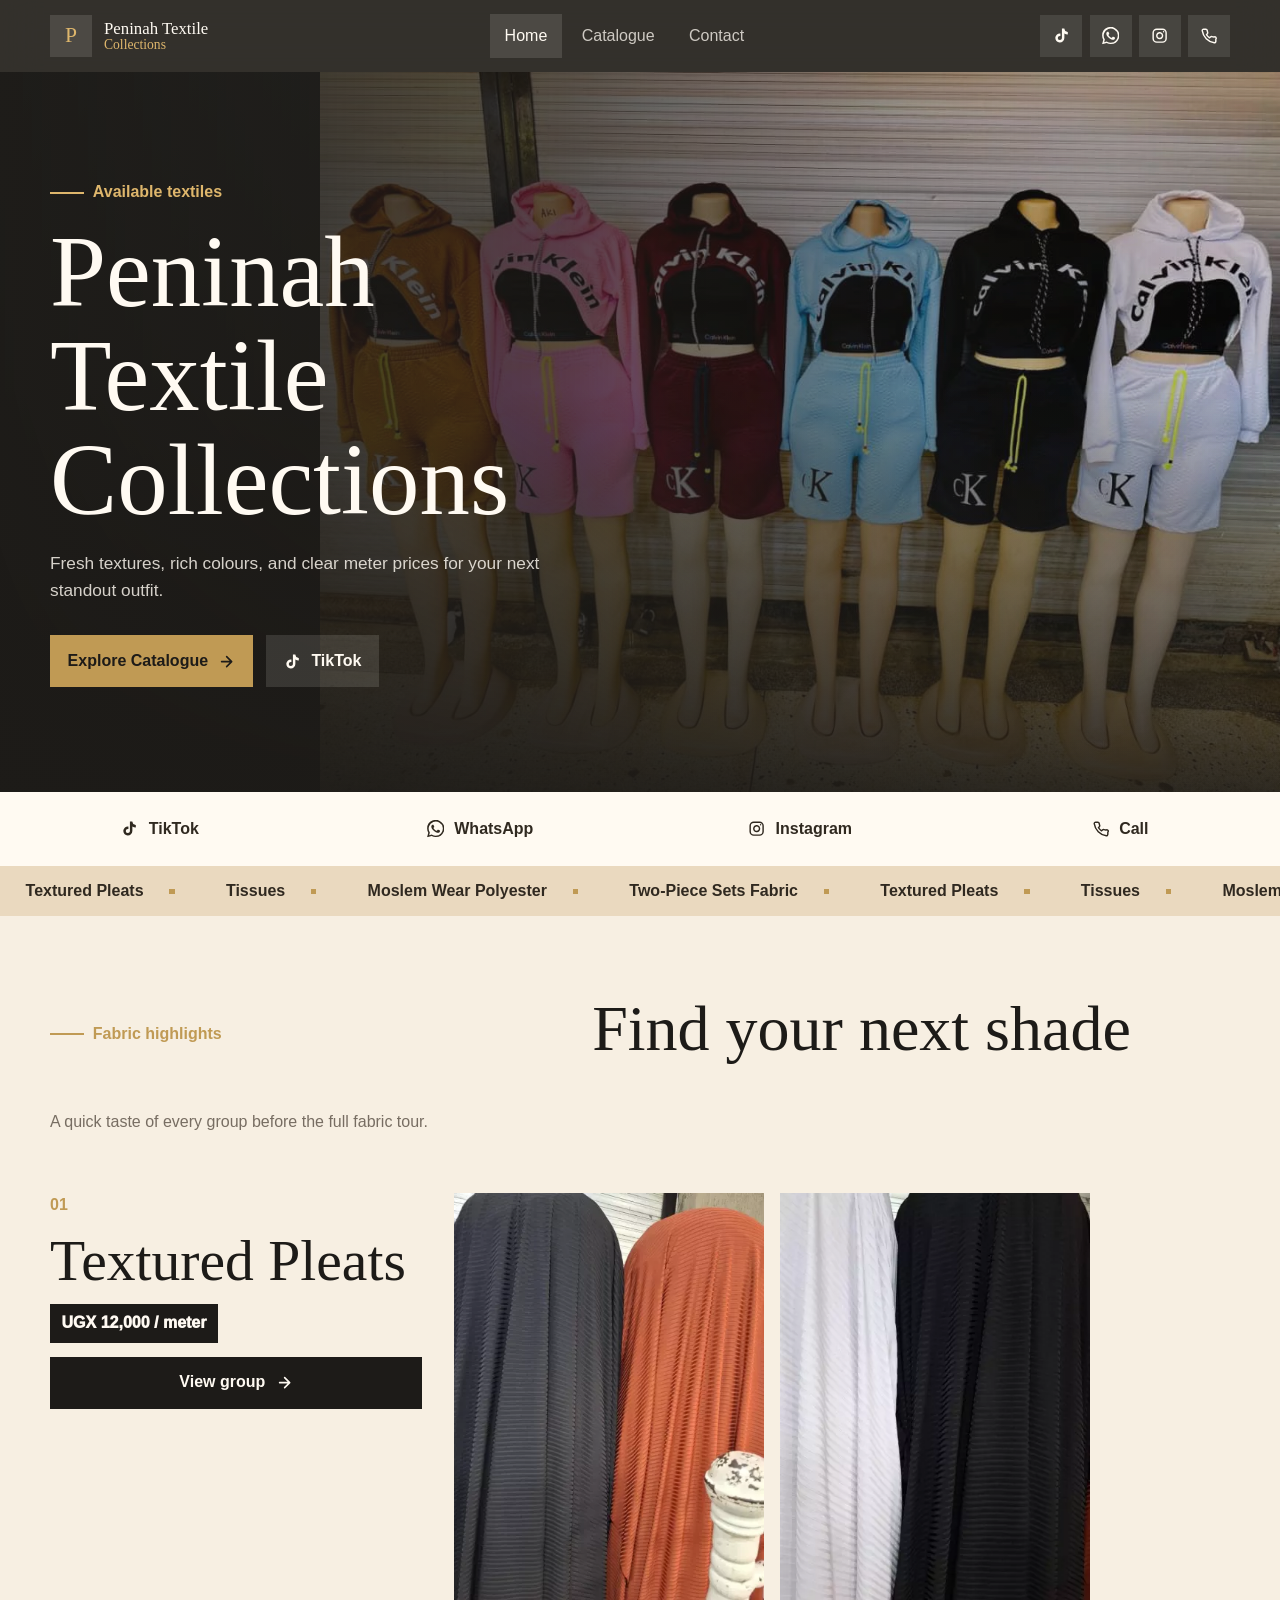
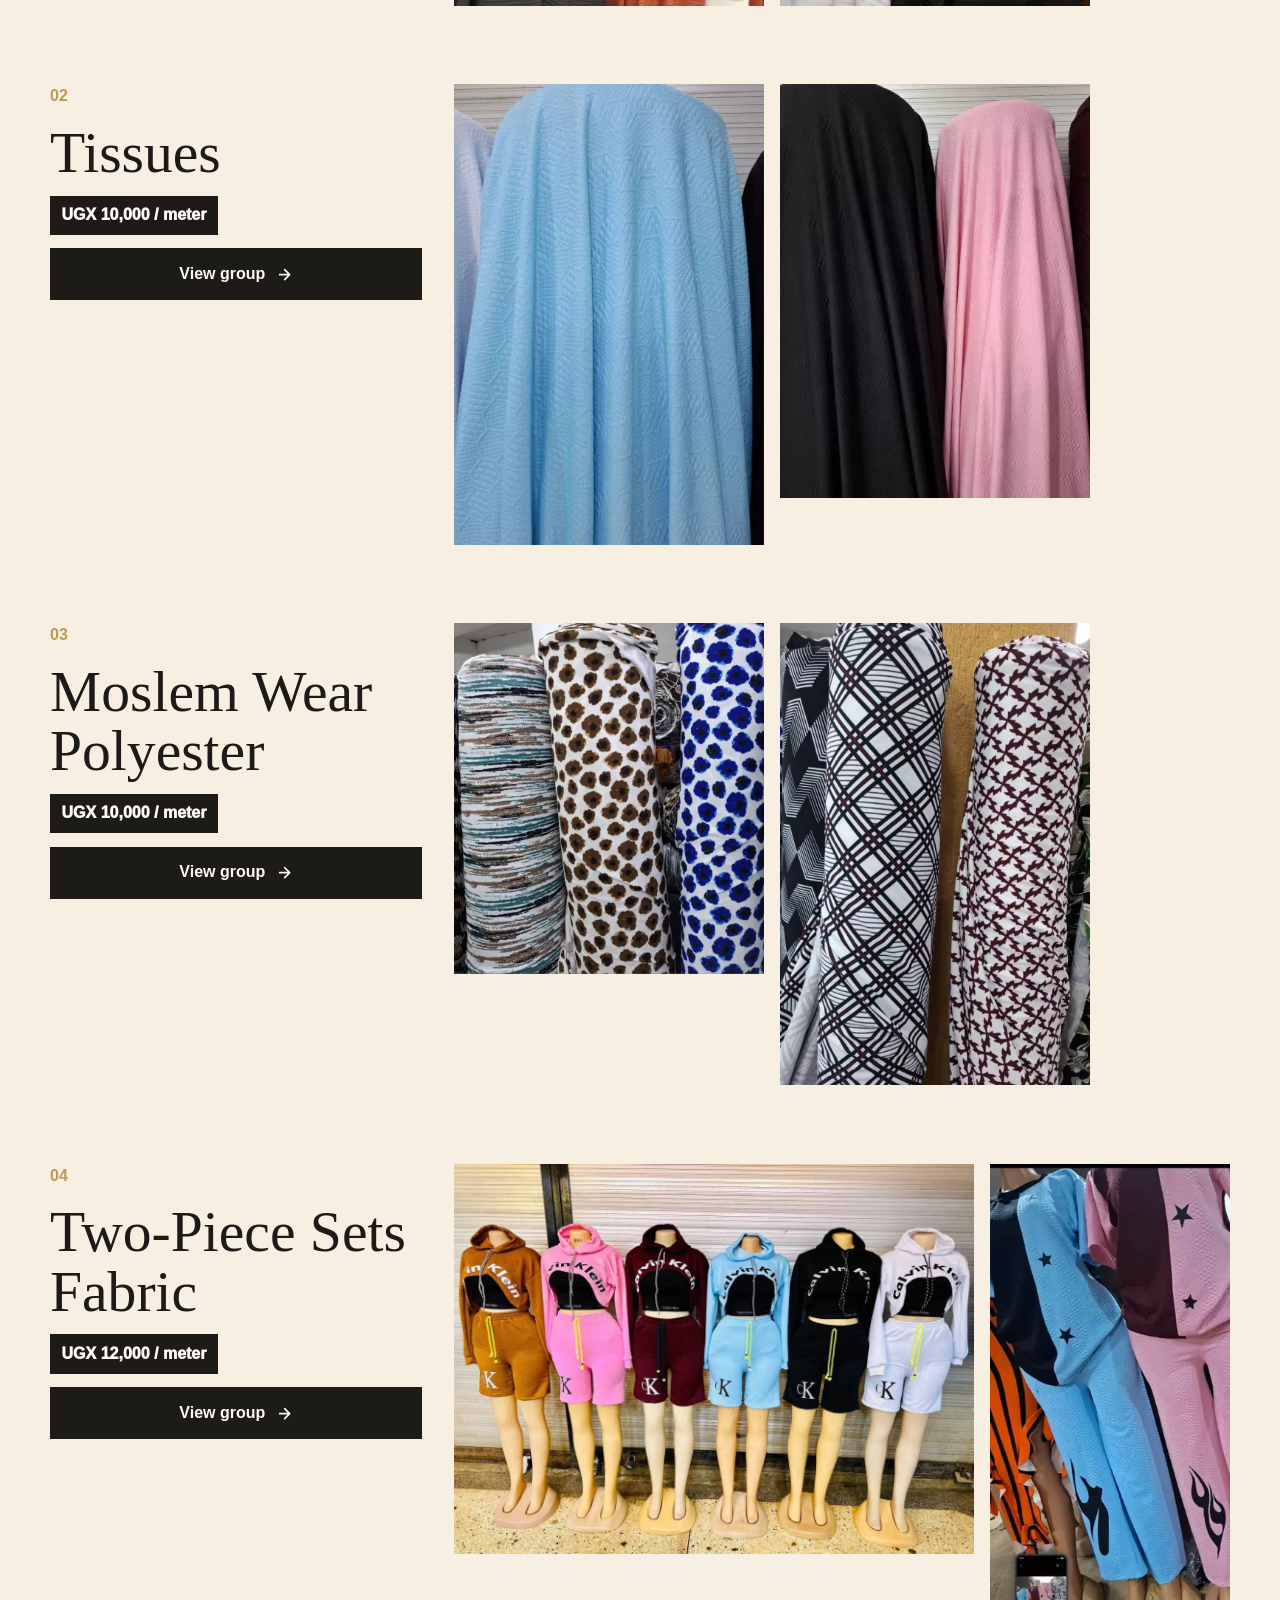
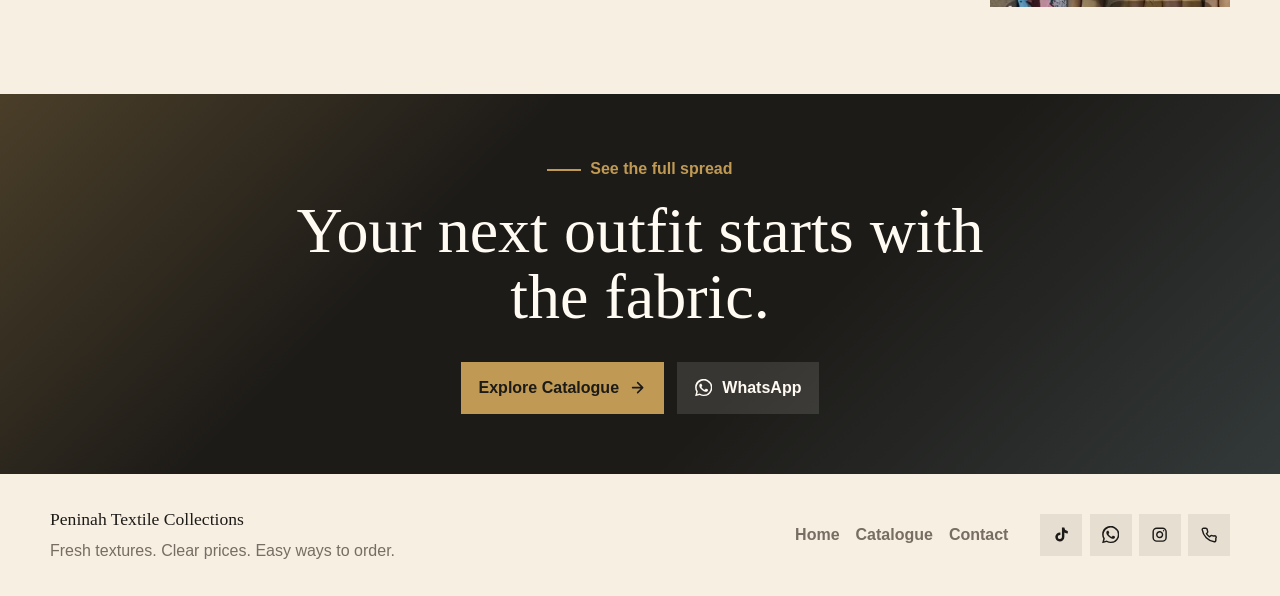
<file: index.html>
<!doctype html>
<html lang="en">
  <head>
    <meta charset="UTF-8" />
    <meta name="viewport" content="width=device-width, initial-scale=1.0" />
    <title>Peninah Textile Collections | Textile Catalogue Uganda</title>
    <meta
      name="description"
      content="Fresh textile groups from Peninah Textile Collections with clear meter prices and easy ways to order."
    />
    <meta name="theme-color" content="#f7efe2" />
    <meta property="og:type" content="website" />
    <meta property="og:title" content="Peninah Textile Collections" />
    <meta property="og:description" content="Fresh textures, clear prices, and a full fabric tour from Peninah Textile Collections." />
    <meta property="og:image" content="assets/images/catalogue/two-piece-3.webp" />
    <link
      rel="preload"
      as="image"
      href="assets/images/catalogue/two-piece-3.webp"
      imagesrcset="assets/images/catalogue/sm/two-piece-3.webp 420w, assets/images/catalogue/two-piece-3.webp 1080w"
      imagesizes="100vw"
    />
    <link
      rel="icon"
      href="data:image/svg+xml,%3Csvg xmlns='http://www.w3.org/2000/svg' viewBox='0 0 64 64'%3E%3Crect width='64' height='64' fill='%231d1b18'/%3E%3Ctext x='32' y='42' text-anchor='middle' font-family='Georgia,serif' font-size='34' fill='%23c09a54'%3EP%3C/text%3E%3C/svg%3E"
    />
    <link rel="stylesheet" href="assets/css/styles.css" />
  </head>
  <body>
    <svg class="icon-sprite" aria-hidden="true" focusable="false">
      <symbol id="icon-arrow" viewBox="0 0 24 24" fill="none" stroke="currentColor" stroke-width="2.2" stroke-linecap="round" stroke-linejoin="round">
        <path d="M5 12h13M12 5l7 7-7 7" />
      </symbol>
      <symbol id="icon-call" viewBox="0 0 24 24" fill="none" stroke="currentColor" stroke-width="2" stroke-linecap="round" stroke-linejoin="round">
        <path d="M22 16.92v3a2 2 0 0 1-2.18 2A19.86 19.86 0 0 1 3.08 5.18 2 2 0 0 1 5 3h3a2 2 0 0 1 2 1.72c.12.9.33 1.77.63 2.61a2 2 0 0 1-.45 2.11L8.91 10.7a16 16 0 0 0 4.39 4.39l1.26-1.27a2 2 0 0 1 2.11-.45c.84.3 1.71.51 2.61.63A2 2 0 0 1 22 16.92Z" />
      </symbol>
      <symbol id="icon-instagram" viewBox="0 0 24 24" fill="none" stroke="currentColor" stroke-width="2" stroke-linecap="round" stroke-linejoin="round">
        <rect x="3" y="3" width="18" height="18" rx="5" />
        <path d="M16 11.37A4 4 0 1 1 12.63 8 4 4 0 0 1 16 11.37Z" />
        <path d="M17.5 6.5h.01" />
      </symbol>
      <symbol id="icon-menu" viewBox="0 0 24 24" fill="none" stroke="currentColor" stroke-width="2.2" stroke-linecap="round" stroke-linejoin="round">
        <path d="M4 7h16M4 12h16M4 17h16" />
      </symbol>
      <symbol id="icon-tiktok" viewBox="0 0 24 24" fill="currentColor">
        <path d="M19.6 6.7a4.8 4.8 0 0 1-3.8-4.3V2h-3.4v13.7a2.9 2.9 0 1 1-2.9-3.3c.3 0 .5 0 .8.1V9a6.3 6.3 0 1 0 5.5 6.3V8.9a8.2 8.2 0 0 0 4.8 1.5V7c-.4 0-.7-.1-1-.3Z" />
      </symbol>
      <symbol id="icon-whatsapp" viewBox="0 0 24 24" fill="currentColor">
        <path d="M20.5 3.5A11.8 11.8 0 0 0 .2 11.9c0 2.1.5 4.1 1.6 5.9L.1 24l6.3-1.7a11.8 11.8 0 0 0 5.7 1.5h.1A11.8 11.8 0 0 0 20.5 3.5Zm-8.4 18.3a9.8 9.8 0 0 1-5-1.4l-.4-.2-3.7 1 1-3.7-.2-.4a9.8 9.8 0 1 1 8.3 4.7Zm5.4-7.4c-.3-.1-1.8-.9-2-.9-.3-.1-.5-.2-.7.1-.2.3-.8 1-.9 1.2-.2.2-.4.2-.7.1-.3-.2-1.3-.5-2.4-1.5-.9-.8-1.5-1.8-1.7-2.1-.2-.3 0-.5.1-.6l.5-.5c.1-.2.2-.3.3-.5.1-.2.1-.4 0-.5l-.9-2.2c-.2-.6-.5-.5-.7-.5h-.6c-.2 0-.5.1-.8.4-.3.3-1 1-1 2.5s1.1 2.9 1.2 3.1c.2.2 2.1 3.2 5.1 4.5.7.3 1.3.5 1.7.6.7.2 1.4.2 1.9.1.6-.1 1.8-.7 2-1.4.2-.7.2-1.3.2-1.4-.1-.2-.3-.3-.6-.5Z" />
      </symbol>
    </svg>

    <a class="skip-link" href="#categories">Skip to categories</a>

    <header class="site-header">
      <nav class="site-nav" aria-label="Main navigation">
        <a class="brand" href="index.html" aria-label="Peninah Textile Collections home">
          <span class="brand-mark">P</span>
          <span>
            <strong>Peninah Textile</strong>
            <small>Collections</small>
          </span>
        </a>
        <div class="nav-links" data-nav-links>
          <a href="index.html" aria-current="page">Home</a>
          <a href="catalogue.html">Catalogue</a>
          <a href="#contact">Contact</a>
        </div>
        <div class="nav-actions" aria-label="Shopping options">
          <a href="https://www.tiktok.com/" target="_blank" rel="noopener" aria-label="Open TikTok"><svg><use href="#icon-tiktok" /></svg></a>
          <a href="https://wa.me/256760344351" target="_blank" rel="noopener" aria-label="Open WhatsApp"><svg><use href="#icon-whatsapp" /></svg></a>
          <a href="https://www.instagram.com/" target="_blank" rel="noopener" aria-label="Open Instagram"><svg><use href="#icon-instagram" /></svg></a>
          <a href="tel:0760344351" aria-label="Call Peninah Textile Collections"><svg><use href="#icon-call" /></svg></a>
        </div>
        <button class="menu-toggle" type="button" data-menu-toggle aria-label="Open menu" aria-expanded="false">
          <svg><use href="#icon-menu" /></svg>
        </button>
      </nav>
    </header>

    <main>
      <section class="home-hero" aria-label="Peninah Textile Collections">
        <picture class="hero-media">
          <source
            srcset="assets/images/catalogue/sm/two-piece-3.webp 420w, assets/images/catalogue/two-piece-3.webp 1080w"
            sizes="100vw"
            type="image/webp"
          />
          <img src="assets/images/catalogue/two-piece-3.webp" width="1080" height="810" alt="Colorful two-piece textile sets" fetchpriority="high" decoding="async" />
        </picture>
        <div class="hero-content reveal">
          <span class="eyebrow">Available textiles</span>
          <h1>Peninah Textile Collections</h1>
          <p>Fresh textures, rich colours, and clear meter prices for your next standout outfit.</p>
          <div class="hero-actions">
            <a class="button button-primary" href="catalogue.html">
              <span>Explore Catalogue</span>
              <svg><use href="#icon-arrow" /></svg>
            </a>
            <a class="button button-muted" href="https://www.tiktok.com/" target="_blank" rel="noopener">
              <svg><use href="#icon-tiktok" /></svg>
              <span>TikTok</span>
            </a>
          </div>
        </div>
      </section>

      <section class="social-strip" aria-label="Shopping options">
        <a href="https://www.tiktok.com/" target="_blank" rel="noopener" aria-label="Open TikTok"><svg><use href="#icon-tiktok" /></svg><span>TikTok</span></a>
        <a href="https://wa.me/256760344351" target="_blank" rel="noopener" aria-label="Open WhatsApp"><svg><use href="#icon-whatsapp" /></svg><span>WhatsApp</span></a>
        <a href="https://www.instagram.com/" target="_blank" rel="noopener" aria-label="Open Instagram"><svg><use href="#icon-instagram" /></svg><span>Instagram</span></a>
        <a href="tel:0760344351" aria-label="Call Peninah Textile Collections"><svg><use href="#icon-call" /></svg><span>Call</span></a>
      </section>

      <div class="ticker" aria-hidden="true">
        <div class="ticker-track">
          <span>Textured Pleats</span>
          <span>Tissues</span>
          <span>Moslem Wear Polyester</span>
          <span>Two-Piece Sets Fabric</span>
          <span>Textured Pleats</span>
          <span>Tissues</span>
          <span>Moslem Wear Polyester</span>
          <span>Two-Piece Sets Fabric</span>
        </div>
      </div>

      <section class="section" id="categories">
        <div class="section-header reveal">
          <span class="eyebrow">Fabric highlights</span>
          <h2>Find your next shade</h2>
          <p>A quick taste of every group before the full fabric tour.</p>
        </div>

        <div class="category-list">
          <article class="category-preview reveal">
            <div class="category-copy">
              <span class="category-index">01</span>
              <h3>Textured Pleats</h3>
              <p class="price-line">UGX 12,000 / meter</p>
              <a class="text-link" href="catalogue.html#textured-pleats">View group <svg><use href="#icon-arrow" /></svg></a>
            </div>
            <div class="preview-strip" aria-label="Textured Pleats preview images">
              <img src="assets/images/catalogue/textured-pleats-1.webp" srcset="assets/images/catalogue/sm/textured-pleats-1.webp 420w, assets/images/catalogue/textured-pleats-1.webp 765w" sizes="(max-width: 760px) 62vw, 22vw" width="765" height="1020" alt="Textured Pleats preview 1" loading="lazy" decoding="async" />
              <img src="assets/images/catalogue/textured-pleats-3.webp" srcset="assets/images/catalogue/sm/textured-pleats-3.webp 420w, assets/images/catalogue/textured-pleats-3.webp 765w" sizes="(max-width: 760px) 62vw, 22vw" width="765" height="1020" alt="Textured Pleats preview 2" loading="lazy" decoding="async" />
            </div>
          </article>

          <article class="category-preview reveal">
            <div class="category-copy">
              <span class="category-index">02</span>
              <h3>Tissues</h3>
              <p class="price-line">UGX 10,000 / meter</p>
              <a class="text-link" href="catalogue.html#tissues">View group <svg><use href="#icon-arrow" /></svg></a>
            </div>
            <div class="preview-strip" aria-label="Tissues preview images">
              <img src="assets/images/catalogue/tissues-1.webp" srcset="assets/images/catalogue/sm/tissues-1.webp 420w, assets/images/catalogue/tissues-1.webp 686w" sizes="(max-width: 760px) 62vw, 22vw" width="686" height="1020" alt="Tissues preview 1" loading="lazy" decoding="async" />
              <img src="assets/images/catalogue/tissues-3.webp" srcset="assets/images/catalogue/sm/tissues-3.webp 420w, assets/images/catalogue/tissues-3.webp 765w" sizes="(max-width: 760px) 62vw, 22vw" width="765" height="1020" alt="Tissues preview 2" loading="lazy" decoding="async" />
            </div>
          </article>

          <article class="category-preview reveal">
            <div class="category-copy">
              <span class="category-index">03</span>
              <h3>Moslem Wear Polyester</h3>
              <p class="price-line">UGX 10,000 / meter</p>
              <a class="text-link" href="catalogue.html#polyester">View group <svg><use href="#icon-arrow" /></svg></a>
            </div>
            <div class="preview-strip" aria-label="Moslem Wear Polyester preview images">
              <img src="assets/images/catalogue/polyester-1.webp" srcset="assets/images/catalogue/sm/polyester-1.webp 420w, assets/images/catalogue/polyester-1.webp 765w" sizes="(max-width: 760px) 62vw, 22vw" width="765" height="866" alt="Moslem Wear Polyester preview 1" loading="lazy" decoding="async" />
              <img src="assets/images/catalogue/polyester-3.webp" srcset="assets/images/catalogue/sm/polyester-3.webp 420w, assets/images/catalogue/polyester-3.webp 684w" sizes="(max-width: 760px) 62vw, 22vw" width="684" height="1020" alt="Moslem Wear Polyester preview 2" loading="lazy" decoding="async" />
            </div>
          </article>

          <article class="category-preview reveal">
            <div class="category-copy">
              <span class="category-index">04</span>
              <h3>Two-Piece Sets Fabric</h3>
              <p class="price-line">UGX 12,000 / meter</p>
              <a class="text-link" href="catalogue.html#two-piece">View group <svg><use href="#icon-arrow" /></svg></a>
            </div>
            <div class="preview-strip preview-strip-wide" aria-label="Two-Piece Sets Fabric preview images">
              <img src="assets/images/catalogue/two-piece-3.webp" srcset="assets/images/catalogue/sm/two-piece-3.webp 420w, assets/images/catalogue/two-piece-3.webp 1080w" sizes="(max-width: 760px) 78vw, 34vw" width="1080" height="810" alt="Two-Piece Sets Fabric preview 1" loading="lazy" decoding="async" />
              <img src="assets/images/catalogue/two-piece-1.webp" srcset="assets/images/catalogue/sm/two-piece-1.webp 420w, assets/images/catalogue/two-piece-1.webp 755w" sizes="(max-width: 760px) 62vw, 22vw" width="755" height="1080" alt="Two-Piece Sets Fabric preview 2" loading="lazy" decoding="async" />
            </div>
          </article>
        </div>
      </section>

      <section class="cta-band" id="contact">
        <div class="cta-content reveal">
          <span class="eyebrow">See the full spread</span>
          <h2>Your next outfit starts with the fabric.</h2>
          <div class="cta-actions">
            <a class="button button-primary" href="catalogue.html">
              <span>Explore Catalogue</span>
              <svg><use href="#icon-arrow" /></svg>
            </a>
            <a class="button button-muted" href="https://wa.me/256760344351" target="_blank" rel="noopener">
              <svg><use href="#icon-whatsapp" /></svg>
              <span>WhatsApp</span>
            </a>
          </div>
        </div>
      </section>
    </main>

    <footer class="site-footer">
      <div>
        <a class="footer-brand" href="index.html">Peninah Textile Collections</a>
        <p>Fresh textures. Clear prices. Easy ways to order.</p>
      </div>
      <nav aria-label="Footer navigation">
        <a href="index.html">Home</a>
        <a href="catalogue.html">Catalogue</a>
        <a href="#contact">Contact</a>
      </nav>
      <div class="footer-social" aria-label="Footer shopping options">
        <a href="https://www.tiktok.com/" target="_blank" rel="noopener" aria-label="Open TikTok"><svg><use href="#icon-tiktok" /></svg></a>
        <a href="https://wa.me/256760344351" target="_blank" rel="noopener" aria-label="Open WhatsApp"><svg><use href="#icon-whatsapp" /></svg></a>
        <a href="https://www.instagram.com/" target="_blank" rel="noopener" aria-label="Open Instagram"><svg><use href="#icon-instagram" /></svg></a>
        <a href="tel:0760344351" aria-label="Call Peninah Textile Collections"><svg><use href="#icon-call" /></svg></a>
      </div>
    </footer>

    <script src="assets/js/main.js"></script>
  </body>
</html>
</file>
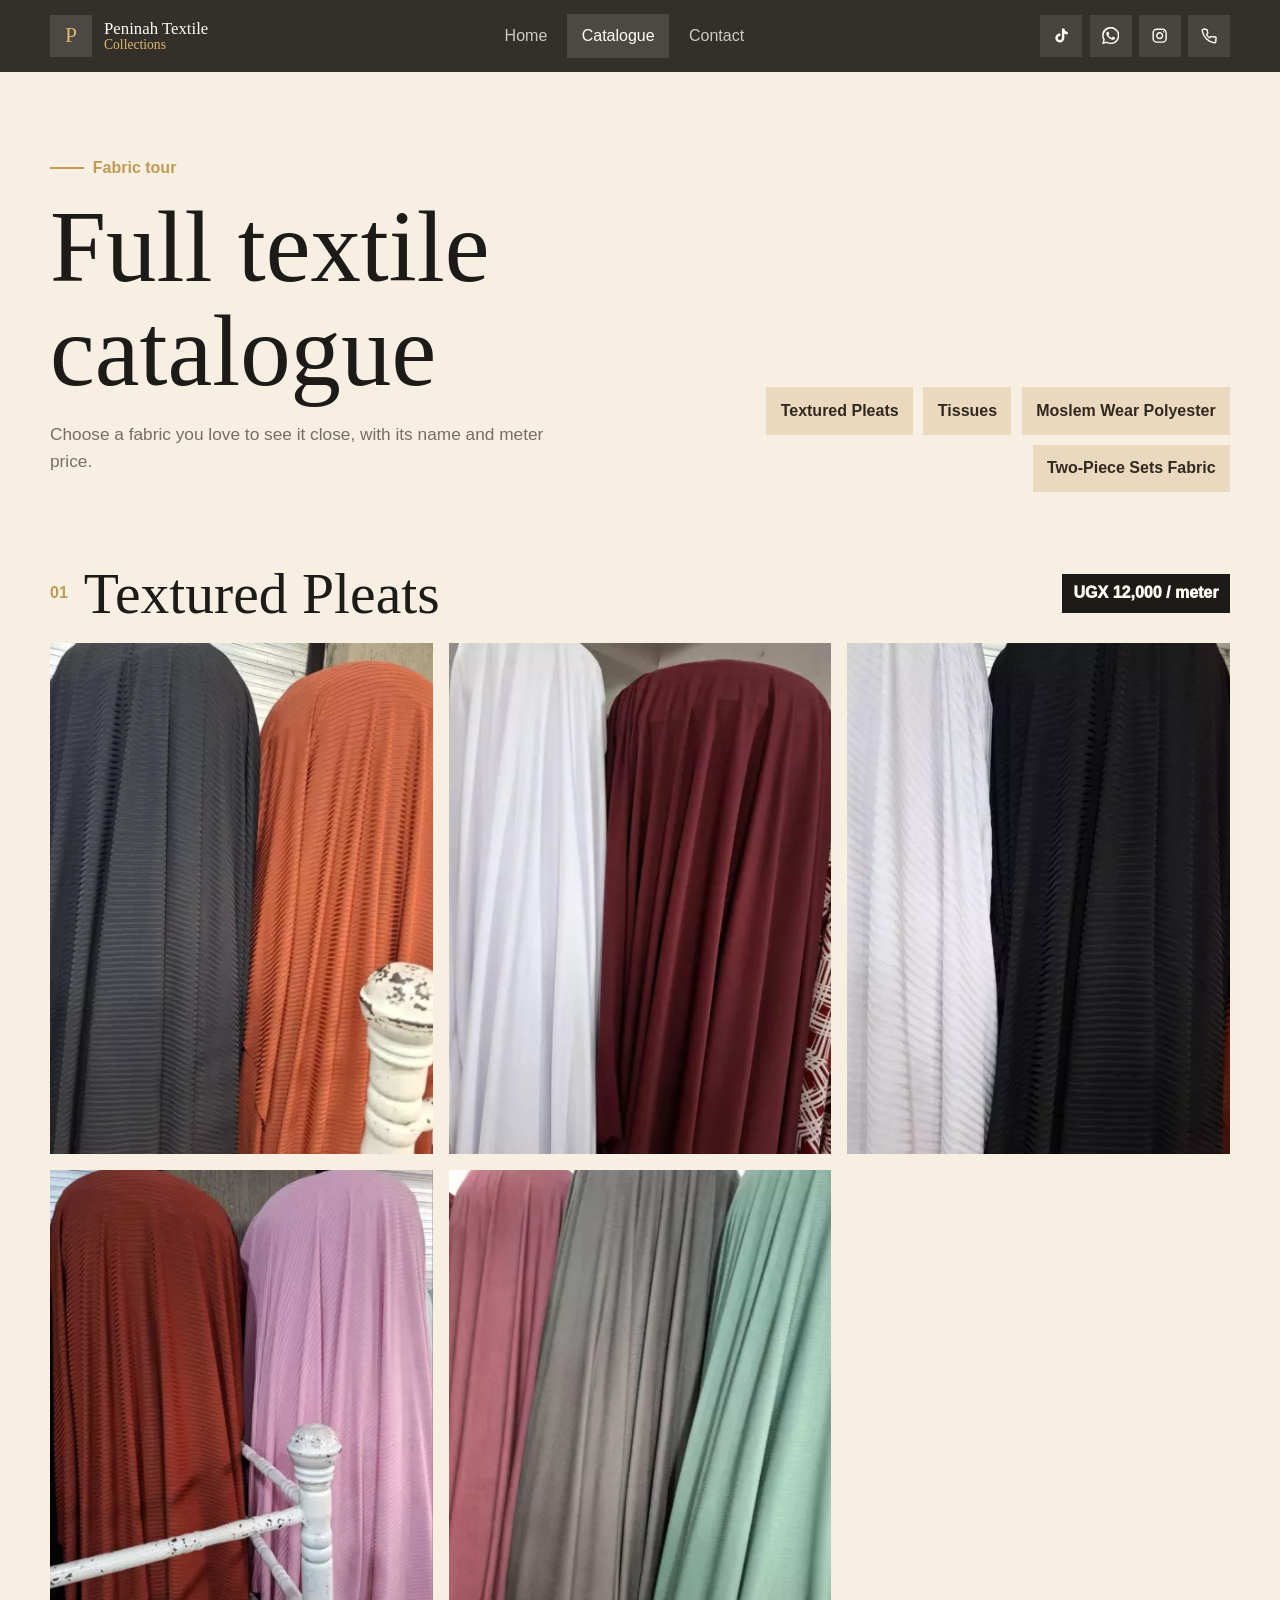
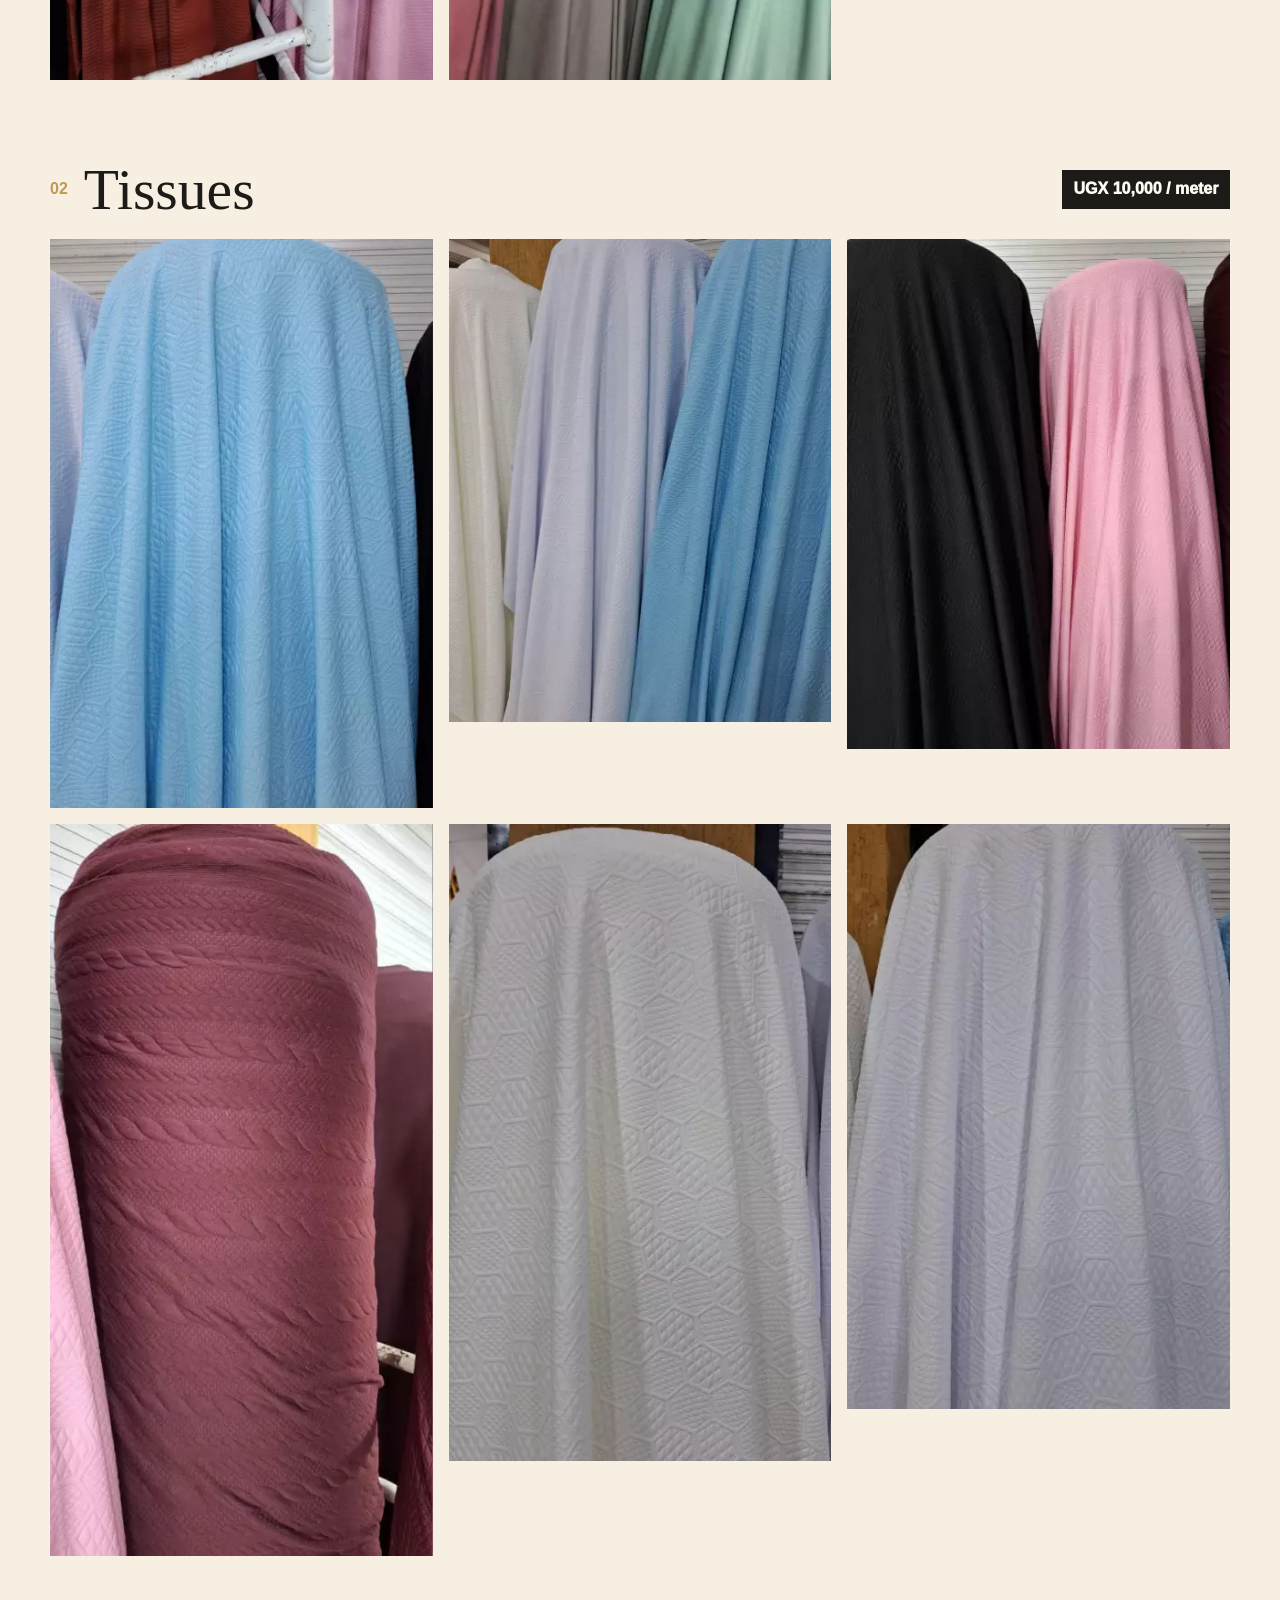
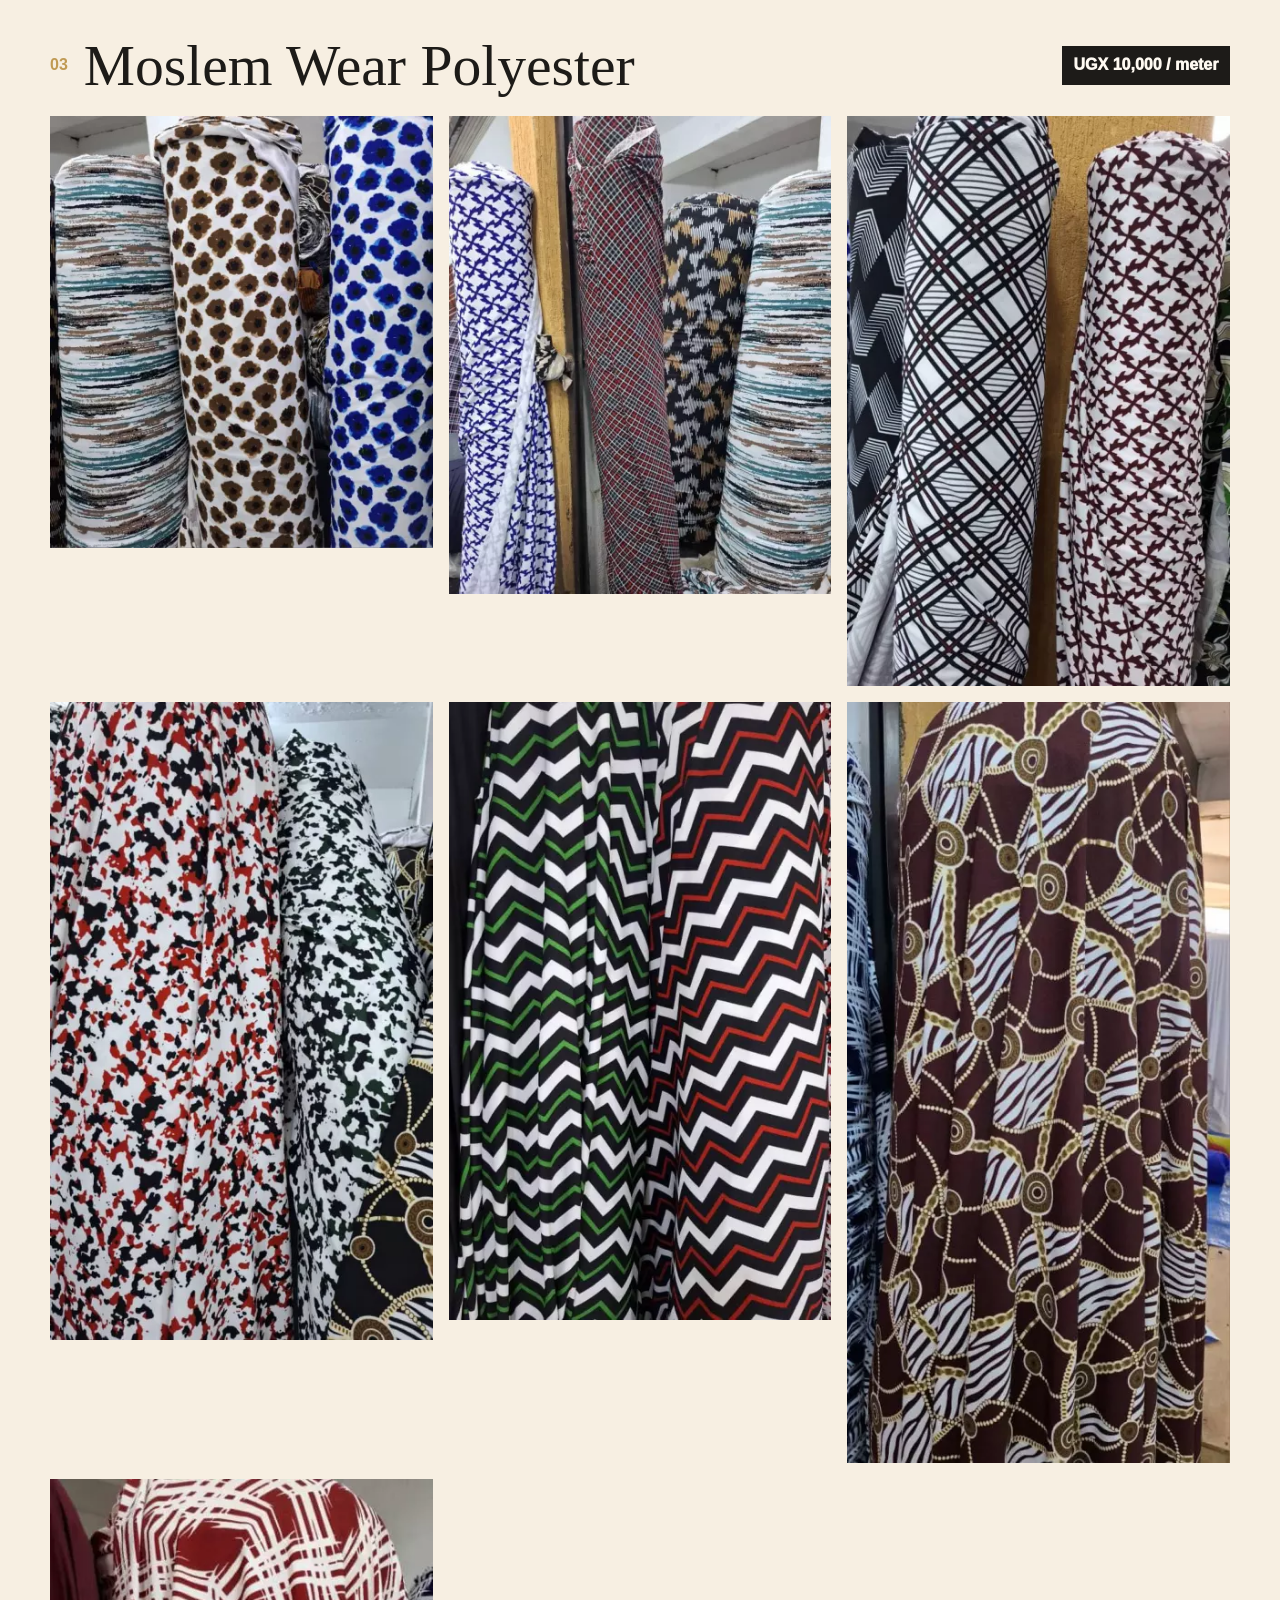
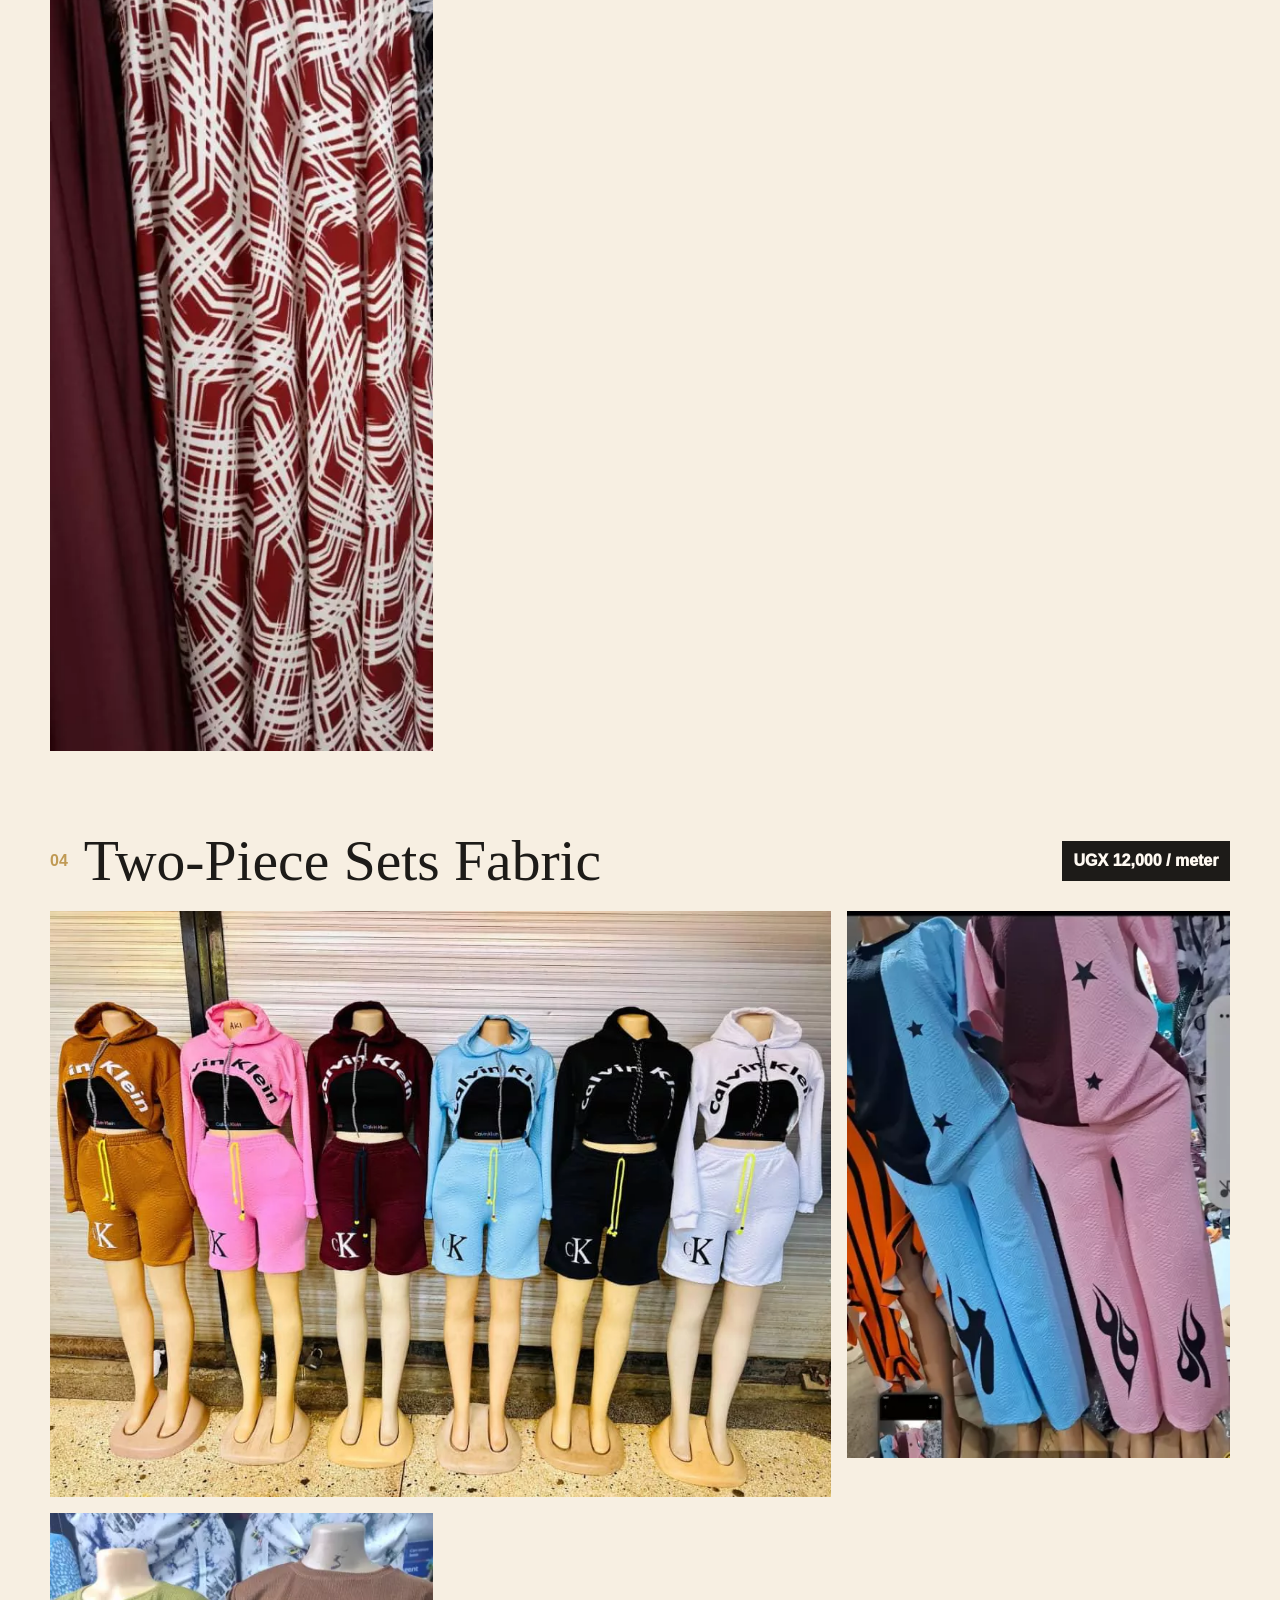
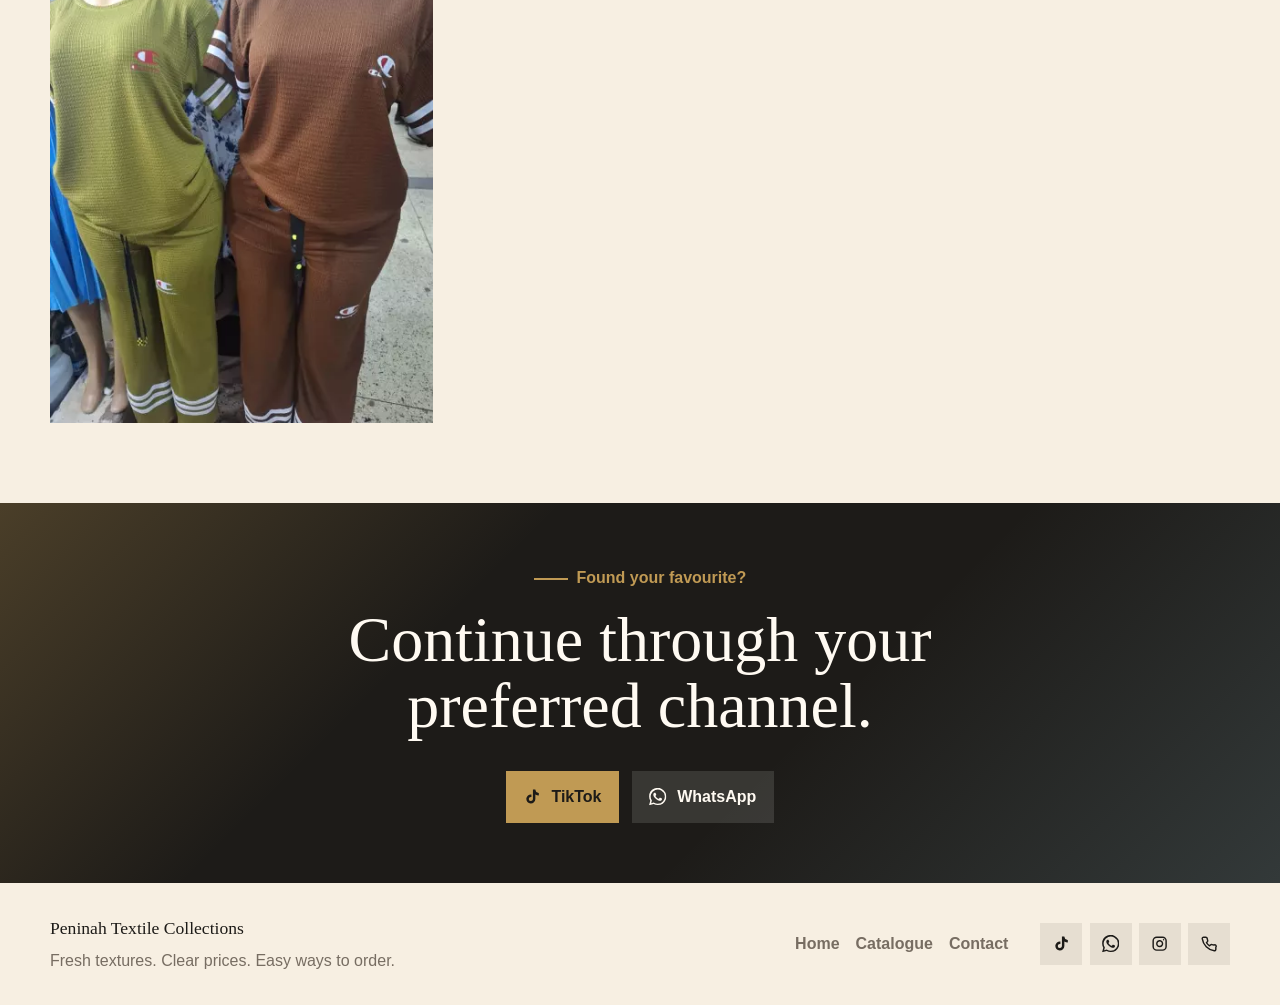
<file: catalogue.html>
<!doctype html>
<html lang="en">
  <head>
    <meta charset="UTF-8" />
    <meta name="viewport" content="width=device-width, initial-scale=1.0" />
    <title>Catalogue | Peninah Textile Collections</title>
    <meta
      name="description"
      content="Full fabric tour from Peninah Textile Collections with clear meter prices and easy shopping options."
    />
    <meta name="theme-color" content="#f7efe2" />
    <link
      rel="icon"
      href="data:image/svg+xml,%3Csvg xmlns='http://www.w3.org/2000/svg' viewBox='0 0 64 64'%3E%3Crect width='64' height='64' fill='%231d1b18'/%3E%3Ctext x='32' y='42' text-anchor='middle' font-family='Georgia,serif' font-size='34' fill='%23c09a54'%3EP%3C/text%3E%3C/svg%3E"
    />
    <link rel="stylesheet" href="assets/css/styles.css" />
  </head>
  <body>
    <svg class="icon-sprite" aria-hidden="true" focusable="false">
      <symbol id="icon-arrow" viewBox="0 0 24 24" fill="none" stroke="currentColor" stroke-width="2.2" stroke-linecap="round" stroke-linejoin="round">
        <path d="M5 12h13M12 5l7 7-7 7" />
      </symbol>
      <symbol id="icon-call" viewBox="0 0 24 24" fill="none" stroke="currentColor" stroke-width="2" stroke-linecap="round" stroke-linejoin="round">
        <path d="M22 16.92v3a2 2 0 0 1-2.18 2A19.86 19.86 0 0 1 3.08 5.18 2 2 0 0 1 5 3h3a2 2 0 0 1 2 1.72c.12.9.33 1.77.63 2.61a2 2 0 0 1-.45 2.11L8.91 10.7a16 16 0 0 0 4.39 4.39l1.26-1.27a2 2 0 0 1 2.11-.45c.84.3 1.71.51 2.61.63A2 2 0 0 1 22 16.92Z" />
      </symbol>
      <symbol id="icon-close" viewBox="0 0 24 24" fill="none" stroke="currentColor" stroke-width="2.2" stroke-linecap="round" stroke-linejoin="round">
        <path d="M18 6 6 18M6 6l12 12" />
      </symbol>
      <symbol id="icon-instagram" viewBox="0 0 24 24" fill="none" stroke="currentColor" stroke-width="2" stroke-linecap="round" stroke-linejoin="round">
        <rect x="3" y="3" width="18" height="18" rx="5" />
        <path d="M16 11.37A4 4 0 1 1 12.63 8 4 4 0 0 1 16 11.37Z" />
        <path d="M17.5 6.5h.01" />
      </symbol>
      <symbol id="icon-menu" viewBox="0 0 24 24" fill="none" stroke="currentColor" stroke-width="2.2" stroke-linecap="round" stroke-linejoin="round">
        <path d="M4 7h16M4 12h16M4 17h16" />
      </symbol>
      <symbol id="icon-tiktok" viewBox="0 0 24 24" fill="currentColor">
        <path d="M19.6 6.7a4.8 4.8 0 0 1-3.8-4.3V2h-3.4v13.7a2.9 2.9 0 1 1-2.9-3.3c.3 0 .5 0 .8.1V9a6.3 6.3 0 1 0 5.5 6.3V8.9a8.2 8.2 0 0 0 4.8 1.5V7c-.4 0-.7-.1-1-.3Z" />
      </symbol>
      <symbol id="icon-whatsapp" viewBox="0 0 24 24" fill="currentColor">
        <path d="M20.5 3.5A11.8 11.8 0 0 0 .2 11.9c0 2.1.5 4.1 1.6 5.9L.1 24l6.3-1.7a11.8 11.8 0 0 0 5.7 1.5h.1A11.8 11.8 0 0 0 20.5 3.5Zm-8.4 18.3a9.8 9.8 0 0 1-5-1.4l-.4-.2-3.7 1 1-3.7-.2-.4a9.8 9.8 0 1 1 8.3 4.7Zm5.4-7.4c-.3-.1-1.8-.9-2-.9-.3-.1-.5-.2-.7.1-.2.3-.8 1-.9 1.2-.2.2-.4.2-.7.1-.3-.2-1.3-.5-2.4-1.5-.9-.8-1.5-1.8-1.7-2.1-.2-.3 0-.5.1-.6l.5-.5c.1-.2.2-.3.3-.5.1-.2.1-.4 0-.5l-.9-2.2c-.2-.6-.5-.5-.7-.5h-.6c-.2 0-.5.1-.8.4-.3.3-1 1-1 2.5s1.1 2.9 1.2 3.1c.2.2 2.1 3.2 5.1 4.5.7.3 1.3.5 1.7.6.7.2 1.4.2 1.9.1.6-.1 1.8-.7 2-1.4.2-.7.2-1.3.2-1.4-.1-.2-.3-.3-.6-.5Z" />
      </symbol>
    </svg>

    <a class="skip-link" href="#catalogue">Skip to catalogue</a>

    <header class="site-header">
      <nav class="site-nav" aria-label="Main navigation">
        <a class="brand" href="index.html" aria-label="Peninah Textile Collections home">
          <span class="brand-mark">P</span>
          <span>
            <strong>Peninah Textile</strong>
            <small>Collections</small>
          </span>
        </a>
        <div class="nav-links" data-nav-links>
          <a href="index.html">Home</a>
          <a href="catalogue.html" aria-current="page">Catalogue</a>
          <a href="#contact">Contact</a>
        </div>
        <div class="nav-actions" aria-label="Shopping options">
          <a href="https://www.tiktok.com/" target="_blank" rel="noopener" aria-label="Open TikTok"><svg><use href="#icon-tiktok" /></svg></a>
          <a href="https://wa.me/256760344351" target="_blank" rel="noopener" aria-label="Open WhatsApp"><svg><use href="#icon-whatsapp" /></svg></a>
          <a href="https://www.instagram.com/" target="_blank" rel="noopener" aria-label="Open Instagram"><svg><use href="#icon-instagram" /></svg></a>
          <a href="tel:0760344351" aria-label="Call Peninah Textile Collections"><svg><use href="#icon-call" /></svg></a>
        </div>
        <button class="menu-toggle" type="button" data-menu-toggle aria-label="Open menu" aria-expanded="false">
          <svg><use href="#icon-menu" /></svg>
        </button>
      </nav>
    </header>

    <main>
      <section class="catalogue-hero">
        <div class="catalogue-hero-copy reveal">
          <span class="eyebrow">Fabric tour</span>
          <h1>Full textile catalogue</h1>
          <p>Choose a fabric you love to see it close, with its name and meter price.</p>
        </div>
        <nav class="group-tabs reveal" aria-label="Catalogue groups">
          <a href="#textured-pleats">Textured Pleats</a>
          <a href="#tissues">Tissues</a>
          <a href="#polyester">Moslem Wear Polyester</a>
          <a href="#two-piece">Two-Piece Sets Fabric</a>
        </nav>
      </section>

      <section class="catalogue-page" id="catalogue">
        <article class="gallery-group reveal" id="textured-pleats">
          <header class="group-intro">
            <span class="category-index">01</span>
            <h2>Textured Pleats</h2>
            <p class="price-line">UGX 12,000 / meter</p>
          </header>
          <div class="selectable-gallery" data-gallery>
            <button class="gallery-item" type="button" data-title="Textured Pleats" data-price="UGX 12,000 / meter" data-src="assets/images/catalogue/textured-pleats-1.webp"><img src="assets/images/catalogue/textured-pleats-1.webp" srcset="assets/images/catalogue/sm/textured-pleats-1.webp 420w, assets/images/catalogue/textured-pleats-1.webp 765w" sizes="(max-width: 760px) 100vw, 30vw" width="765" height="1020" alt="Textured Pleats item 1" loading="eager" decoding="async" /><span>Select item</span></button>
            <button class="gallery-item" type="button" data-title="Textured Pleats" data-price="UGX 12,000 / meter" data-src="assets/images/catalogue/textured-pleats-2.webp"><img src="assets/images/catalogue/textured-pleats-2.webp" srcset="assets/images/catalogue/sm/textured-pleats-2.webp 420w, assets/images/catalogue/textured-pleats-2.webp 765w" sizes="(max-width: 760px) 100vw, 30vw" width="765" height="1020" alt="Textured Pleats item 2" loading="eager" decoding="async" /><span>Select item</span></button>
            <button class="gallery-item" type="button" data-title="Textured Pleats" data-price="UGX 12,000 / meter" data-src="assets/images/catalogue/textured-pleats-3.webp"><img src="assets/images/catalogue/textured-pleats-3.webp" srcset="assets/images/catalogue/sm/textured-pleats-3.webp 420w, assets/images/catalogue/textured-pleats-3.webp 765w" sizes="(max-width: 760px) 100vw, 30vw" width="765" height="1020" alt="Textured Pleats item 3" loading="eager" decoding="async" /><span>Select item</span></button>
            <button class="gallery-item" type="button" data-title="Textured Pleats" data-price="UGX 12,000 / meter" data-src="assets/images/catalogue/textured-pleats-4.webp"><img src="assets/images/catalogue/textured-pleats-4.webp" srcset="assets/images/catalogue/sm/textured-pleats-4.webp 420w, assets/images/catalogue/textured-pleats-4.webp 718w" sizes="(max-width: 760px) 100vw, 30vw" width="718" height="957" alt="Textured Pleats item 4" loading="eager" decoding="async" /><span>Select item</span></button>
            <button class="gallery-item" type="button" data-title="Textured Pleats" data-price="UGX 12,000 / meter" data-src="assets/images/catalogue/textured-pleats-5.webp"><img src="assets/images/catalogue/textured-pleats-5.webp" srcset="assets/images/catalogue/sm/textured-pleats-5.webp 420w, assets/images/catalogue/textured-pleats-5.webp 765w" sizes="(max-width: 760px) 100vw, 30vw" width="765" height="1020" alt="Textured Pleats item 5" loading="eager" decoding="async" /><span>Select item</span></button>
          </div>
        </article>

        <article class="gallery-group reveal" id="tissues">
          <header class="group-intro">
            <span class="category-index">02</span>
            <h2>Tissues</h2>
            <p class="price-line">UGX 10,000 / meter</p>
          </header>
          <div class="selectable-gallery" data-gallery>
            <button class="gallery-item" type="button" data-title="Tissues" data-price="UGX 10,000 / meter" data-src="assets/images/catalogue/tissues-1.webp"><img src="assets/images/catalogue/tissues-1.webp" srcset="assets/images/catalogue/sm/tissues-1.webp 420w, assets/images/catalogue/tissues-1.webp 686w" sizes="(max-width: 760px) 100vw, 30vw" width="686" height="1020" alt="Tissues item 1" loading="lazy" decoding="async" /><span>Select item</span></button>
            <button class="gallery-item" type="button" data-title="Tissues" data-price="UGX 10,000 / meter" data-src="assets/images/catalogue/tissues-2.webp"><img src="assets/images/catalogue/tissues-2.webp" srcset="assets/images/catalogue/sm/tissues-2.webp 420w, assets/images/catalogue/tissues-2.webp 765w" sizes="(max-width: 760px) 100vw, 30vw" width="765" height="965" alt="Tissues item 2" loading="lazy" decoding="async" /><span>Select item</span></button>
            <button class="gallery-item" type="button" data-title="Tissues" data-price="UGX 10,000 / meter" data-src="assets/images/catalogue/tissues-3.webp"><img src="assets/images/catalogue/tissues-3.webp" srcset="assets/images/catalogue/sm/tissues-3.webp 420w, assets/images/catalogue/tissues-3.webp 765w" sizes="(max-width: 760px) 100vw, 30vw" width="765" height="1020" alt="Tissues item 3" loading="lazy" decoding="async" /><span>Select item</span></button>
            <button class="gallery-item" type="button" data-title="Tissues" data-price="UGX 10,000 / meter" data-src="assets/images/catalogue/tissues-4.webp"><img src="assets/images/catalogue/tissues-4.webp" srcset="assets/images/catalogue/sm/tissues-4.webp 420w, assets/images/catalogue/tissues-4.webp 533w" sizes="(max-width: 760px) 100vw, 30vw" width="533" height="1020" alt="Tissues item 4" loading="lazy" decoding="async" /><span>Select item</span></button>
            <button class="gallery-item" type="button" data-title="Tissues" data-price="UGX 10,000 / meter" data-src="assets/images/catalogue/tissues-5.webp"><img src="assets/images/catalogue/tissues-5.webp" srcset="assets/images/catalogue/sm/tissues-5.webp 420w, assets/images/catalogue/tissues-5.webp 612w" sizes="(max-width: 760px) 100vw, 30vw" width="612" height="1020" alt="Tissues item 5" loading="lazy" decoding="async" /><span>Select item</span></button>
            <button class="gallery-item" type="button" data-title="Tissues" data-price="UGX 10,000 / meter" data-src="assets/images/catalogue/tissues-6.webp"><img src="assets/images/catalogue/tissues-6.webp" srcset="assets/images/catalogue/sm/tissues-6.webp 420w, assets/images/catalogue/tissues-6.webp 667w" sizes="(max-width: 760px) 100vw, 30vw" width="667" height="1020" alt="Tissues item 6" loading="lazy" decoding="async" /><span>Select item</span></button>
          </div>
        </article>

        <article class="gallery-group reveal" id="polyester">
          <header class="group-intro">
            <span class="category-index">03</span>
            <h2>Moslem Wear Polyester</h2>
            <p class="price-line">UGX 10,000 / meter</p>
          </header>
          <div class="selectable-gallery" data-gallery>
            <button class="gallery-item" type="button" data-title="Moslem Wear Polyester" data-price="UGX 10,000 / meter" data-src="assets/images/catalogue/polyester-1.webp"><img src="assets/images/catalogue/polyester-1.webp" srcset="assets/images/catalogue/sm/polyester-1.webp 420w, assets/images/catalogue/polyester-1.webp 765w" sizes="(max-width: 760px) 100vw, 30vw" width="765" height="866" alt="Moslem Wear Polyester item 1" loading="lazy" decoding="async" /><span>Select item</span></button>
            <button class="gallery-item" type="button" data-title="Moslem Wear Polyester" data-price="UGX 10,000 / meter" data-src="assets/images/catalogue/polyester-2.webp"><img src="assets/images/catalogue/polyester-2.webp" srcset="assets/images/catalogue/sm/polyester-2.webp 420w, assets/images/catalogue/polyester-2.webp 765w" sizes="(max-width: 760px) 100vw, 30vw" width="765" height="957" alt="Moslem Wear Polyester item 2" loading="lazy" decoding="async" /><span>Select item</span></button>
            <button class="gallery-item" type="button" data-title="Moslem Wear Polyester" data-price="UGX 10,000 / meter" data-src="assets/images/catalogue/polyester-3.webp"><img src="assets/images/catalogue/polyester-3.webp" srcset="assets/images/catalogue/sm/polyester-3.webp 420w, assets/images/catalogue/polyester-3.webp 684w" sizes="(max-width: 760px) 100vw, 30vw" width="684" height="1020" alt="Moslem Wear Polyester item 3" loading="lazy" decoding="async" /><span>Select item</span></button>
            <button class="gallery-item" type="button" data-title="Moslem Wear Polyester" data-price="UGX 10,000 / meter" data-src="assets/images/catalogue/polyester-4.webp"><img src="assets/images/catalogue/polyester-4.webp" srcset="assets/images/catalogue/sm/polyester-4.webp 420w, assets/images/catalogue/polyester-4.webp 612w" sizes="(max-width: 760px) 100vw, 30vw" width="612" height="1020" alt="Moslem Wear Polyester item 4" loading="lazy" decoding="async" /><span>Select item</span></button>
            <button class="gallery-item" type="button" data-title="Moslem Wear Polyester" data-price="UGX 10,000 / meter" data-src="assets/images/catalogue/polyester-5.webp"><img src="assets/images/catalogue/polyester-5.webp" srcset="assets/images/catalogue/sm/polyester-5.webp 420w, assets/images/catalogue/polyester-5.webp 632w" sizes="(max-width: 760px) 100vw, 30vw" width="632" height="1020" alt="Moslem Wear Polyester item 5" loading="lazy" decoding="async" /><span>Select item</span></button>
            <button class="gallery-item" type="button" data-title="Moslem Wear Polyester" data-price="UGX 10,000 / meter" data-src="assets/images/catalogue/polyester-6.webp"><img src="assets/images/catalogue/polyester-6.webp" srcset="assets/images/catalogue/sm/polyester-6.webp 420w, assets/images/catalogue/polyester-6.webp 513w" sizes="(max-width: 760px) 100vw, 30vw" width="513" height="1020" alt="Moslem Wear Polyester item 6" loading="lazy" decoding="async" /><span>Select item</span></button>
            <button class="gallery-item" type="button" data-title="Moslem Wear Polyester" data-price="UGX 10,000 / meter" data-src="assets/images/catalogue/polyester-7.webp"><img src="assets/images/catalogue/polyester-7.webp" srcset="assets/images/catalogue/sm/polyester-7.webp 420w, assets/images/catalogue/polyester-7.webp 447w" sizes="(max-width: 760px) 100vw, 30vw" width="447" height="1020" alt="Moslem Wear Polyester item 7" loading="lazy" decoding="async" /><span>Select item</span></button>
          </div>
        </article>

        <article class="gallery-group reveal" id="two-piece">
          <header class="group-intro">
            <span class="category-index">04</span>
            <h2>Two-Piece Sets Fabric</h2>
            <p class="price-line">UGX 12,000 / meter</p>
          </header>
          <div class="selectable-gallery" data-gallery>
            <button class="gallery-item gallery-item-wide" type="button" data-title="Two-Piece Sets Fabric" data-price="UGX 12,000 / meter" data-src="assets/images/catalogue/two-piece-3.webp"><img src="assets/images/catalogue/two-piece-3.webp" srcset="assets/images/catalogue/sm/two-piece-3.webp 420w, assets/images/catalogue/two-piece-3.webp 1080w" sizes="(max-width: 760px) 100vw, 48vw" width="1080" height="810" alt="Two-Piece Sets Fabric item 1" loading="lazy" decoding="async" /><span>Select item</span></button>
            <button class="gallery-item" type="button" data-title="Two-Piece Sets Fabric" data-price="UGX 12,000 / meter" data-src="assets/images/catalogue/two-piece-1.webp"><img src="assets/images/catalogue/two-piece-1.webp" srcset="assets/images/catalogue/sm/two-piece-1.webp 420w, assets/images/catalogue/two-piece-1.webp 755w" sizes="(max-width: 760px) 100vw, 30vw" width="755" height="1080" alt="Two-Piece Sets Fabric item 2" loading="lazy" decoding="async" /><span>Select item</span></button>
            <button class="gallery-item" type="button" data-title="Two-Piece Sets Fabric" data-price="UGX 12,000 / meter" data-src="assets/images/catalogue/two-piece-2.webp"><img src="assets/images/catalogue/two-piece-2.webp" srcset="assets/images/catalogue/sm/two-piece-2.webp 420w, assets/images/catalogue/two-piece-2.webp 765w" sizes="(max-width: 760px) 100vw, 30vw" width="765" height="1020" alt="Two-Piece Sets Fabric item 3" loading="lazy" decoding="async" /><span>Select item</span></button>
          </div>
        </article>
      </section>

      <section class="cta-band" id="contact">
        <div class="cta-content reveal">
          <span class="eyebrow">Found your favourite?</span>
          <h2>Continue through your preferred channel.</h2>
          <div class="cta-actions">
            <a class="button button-primary" href="https://www.tiktok.com/" target="_blank" rel="noopener">
              <svg><use href="#icon-tiktok" /></svg>
              <span>TikTok</span>
            </a>
            <a class="button button-muted" href="https://wa.me/256760344351" target="_blank" rel="noopener">
              <svg><use href="#icon-whatsapp" /></svg>
              <span>WhatsApp</span>
            </a>
          </div>
        </div>
      </section>
    </main>

    <div class="selection-viewer" data-selection-viewer hidden>
      <button class="viewer-close" type="button" data-viewer-close aria-label="Close selected item">
        <svg><use href="#icon-close" /></svg>
      </button>
      <div class="viewer-image-wrap">
        <img data-viewer-image alt="" />
      </div>
      <aside class="viewer-panel" aria-live="polite">
        <span class="eyebrow">Selected item</span>
        <h2 data-viewer-title></h2>
        <p class="price-line" data-viewer-price></p>
        <div class="cta-actions">
          <a class="button button-primary" href="https://www.tiktok.com/" target="_blank" rel="noopener">
            <svg><use href="#icon-tiktok" /></svg>
            <span>TikTok</span>
          </a>
          <a class="button button-muted" href="https://wa.me/256760344351" target="_blank" rel="noopener">
            <svg><use href="#icon-whatsapp" /></svg>
            <span>WhatsApp</span>
          </a>
          <a class="button button-muted" href="https://www.instagram.com/" target="_blank" rel="noopener">
            <svg><use href="#icon-instagram" /></svg>
            <span>Instagram</span>
          </a>
          <a class="button button-muted" href="tel:0760344351">
            <svg><use href="#icon-call" /></svg>
            <span>Call</span>
          </a>
        </div>
      </aside>
    </div>

    <footer class="site-footer">
      <div>
        <a class="footer-brand" href="index.html">Peninah Textile Collections</a>
        <p>Fresh textures. Clear prices. Easy ways to order.</p>
      </div>
      <nav aria-label="Footer navigation">
        <a href="index.html">Home</a>
        <a href="catalogue.html">Catalogue</a>
        <a href="#contact">Contact</a>
      </nav>
      <div class="footer-social" aria-label="Footer shopping options">
        <a href="https://www.tiktok.com/" target="_blank" rel="noopener" aria-label="Open TikTok"><svg><use href="#icon-tiktok" /></svg></a>
        <a href="https://wa.me/256760344351" target="_blank" rel="noopener" aria-label="Open WhatsApp"><svg><use href="#icon-whatsapp" /></svg></a>
        <a href="https://www.instagram.com/" target="_blank" rel="noopener" aria-label="Open Instagram"><svg><use href="#icon-instagram" /></svg></a>
        <a href="tel:0760344351" aria-label="Call Peninah Textile Collections"><svg><use href="#icon-call" /></svg></a>
      </div>
    </footer>

    <script src="assets/js/main.js"></script>
  </body>
</html>
</file>
<file: assets/css/styles.css>
:root {
  --ivory: #f7efe2;
  --paper: #fffaf2;
  --linen: #ead9bf;
  --charcoal: #1d1b18;
  --ink: #302920;
  --muted: #776d62;
  --brass: #c09a54;
  --brass-bright: #deb66c;
  --clay: #b9654b;
  --sky: #a6d7e7;
  --rose: #d993aa;
  --olive: #6e7654;
  --ease: cubic-bezier(0.16, 1, 0.3, 1);
}

*,
*::before,
*::after {
  box-sizing: border-box;
}

html {
  scroll-behavior: smooth;
}

body {
  margin: 0;
  background: var(--ivory);
  color: var(--charcoal);
  font-family: Avenir, "Avenir Next", Inter, -apple-system, BlinkMacSystemFont, "Segoe UI", sans-serif;
  line-height: 1.55;
  overflow-x: hidden;
  -webkit-font-smoothing: antialiased;
}

body.menu-open,
body.viewer-open {
  overflow: hidden;
}

img,
svg {
  display: block;
}

img {
  max-width: 100%;
}

a {
  color: inherit;
  text-decoration: none;
}

button {
  color: inherit;
  font: inherit;
}

svg {
  width: 1.08rem;
  height: 1.08rem;
}

.icon-sprite {
  display: none;
}

.skip-link {
  position: fixed;
  top: 1rem;
  left: 1rem;
  z-index: 50;
  transform: translateY(-180%);
  background: var(--charcoal);
  color: var(--paper);
  padding: 0.7rem 1rem;
  transition: transform 0.25s var(--ease);
}

.skip-link:focus {
  transform: translateY(0);
}

.site-header {
  position: sticky;
  top: 0;
  z-index: 30;
  background: rgba(29, 27, 24, 0.9);
  color: var(--paper);
  backdrop-filter: blur(18px);
}

.site-nav {
  width: min(1180px, calc(100% - 2rem));
  min-height: 72px;
  margin: 0 auto;
  display: grid;
  grid-template-columns: auto 1fr auto;
  align-items: center;
  gap: 1.5rem;
}

.brand,
.footer-brand {
  display: inline-flex;
  align-items: center;
  gap: 0.75rem;
  font-family: Georgia, "Times New Roman", serif;
}

.brand-mark {
  width: 42px;
  height: 42px;
  display: grid;
  place-items: center;
  background: rgba(255, 250, 242, 0.12);
  color: var(--brass-bright);
  font-size: 1.35rem;
}

.brand strong,
.brand small {
  display: block;
  line-height: 1.05;
}

.brand strong {
  font-size: 1.05rem;
  font-weight: 500;
}

.brand small {
  color: var(--brass-bright);
  font-size: 0.85rem;
}

.nav-links {
  justify-self: center;
  display: flex;
  align-items: center;
  gap: 0.35rem;
}

.nav-links a {
  color: rgba(255, 250, 242, 0.76);
  padding: 0.6rem 0.9rem;
  transition: background 0.25s var(--ease), color 0.25s var(--ease);
}

.nav-links a:hover,
.nav-links a:focus-visible,
.nav-links a[aria-current="page"] {
  background: rgba(255, 250, 242, 0.12);
  color: var(--paper);
}

.nav-actions,
.footer-social {
  display: flex;
  align-items: center;
  gap: 0.45rem;
}

.nav-actions a,
.footer-social a,
.card-actions a {
  width: 42px;
  height: 42px;
  display: grid;
  place-items: center;
  background: rgba(255, 250, 242, 0.1);
  color: var(--paper);
  transition: transform 0.25s var(--ease), background 0.25s var(--ease), color 0.25s var(--ease);
}

.nav-actions a:hover,
.nav-actions a:focus-visible,
.footer-social a:hover,
.footer-social a:focus-visible,
.card-actions a:hover,
.card-actions a:focus-visible {
  background: var(--brass);
  color: var(--charcoal);
  transform: translateY(-2px);
}

.menu-toggle {
  display: none;
  width: 44px;
  height: 44px;
  place-items: center;
  border: 0;
  background: rgba(255, 250, 242, 0.12);
  color: var(--paper);
  cursor: pointer;
}

.home-hero {
  position: relative;
  min-height: 720px;
  display: grid;
  align-items: center;
  overflow: hidden;
  background:
    linear-gradient(135deg, rgba(166, 215, 231, 0.16), transparent 34%),
    linear-gradient(315deg, rgba(217, 147, 170, 0.18), transparent 32%),
    var(--charcoal);
  color: var(--paper);
}

.hero-media,
.hero-media img {
  position: absolute;
  inset: 0;
}

.hero-media {
  display: block;
  z-index: 0;
}

.hero-media img {
  width: 100%;
  height: 100%;
  object-fit: contain;
  object-position: center right;
  opacity: 0.95;
  filter: saturate(1.08);
}

.home-hero::after {
  content: "";
  position: absolute;
  inset: 0;
  z-index: 1;
  background:
    linear-gradient(90deg, rgba(29, 27, 24, 0.96), rgba(29, 27, 24, 0.72) 44%, rgba(29, 27, 24, 0.12)),
    linear-gradient(0deg, rgba(29, 27, 24, 0.9), transparent 56%);
}

.hero-content,
.catalogue-hero,
.section,
.cta-content,
.site-footer {
  width: min(1180px, calc(100% - 2rem));
  margin: 0 auto;
}

.hero-content {
  position: relative;
  z-index: 2;
  padding: 6rem 0;
  max-width: 700px;
  margin-left: max(1rem, calc((100vw - 1180px) / 2));
}

.eyebrow {
  display: inline-flex;
  align-items: center;
  gap: 0.55rem;
  color: var(--brass-bright);
  font-weight: 900;
  margin-bottom: 1rem;
}

.eyebrow::before {
  content: "";
  width: 34px;
  height: 2px;
  background: currentColor;
}

h1,
h2,
h3 {
  margin: 0;
  font-family: Georgia, "Times New Roman", serif;
  font-weight: 500;
  line-height: 1.03;
}

.home-hero h1,
.catalogue-hero h1 {
  max-width: 12ch;
  font-size: clamp(3.2rem, 8vw, 6.3rem);
}

.home-hero p,
.catalogue-hero p,
.section-header p,
.site-footer p {
  color: var(--muted);
  font-size: 1rem;
}

.home-hero p,
.catalogue-hero p {
  max-width: 560px;
  color: rgba(255, 250, 242, 0.82);
  font-size: 1.08rem;
}

.hero-actions,
.cta-actions {
  display: flex;
  flex-wrap: wrap;
  gap: 0.8rem;
  margin-top: 2rem;
}

.button,
.text-link {
  min-height: 48px;
  display: inline-flex;
  align-items: center;
  justify-content: center;
  gap: 0.65rem;
  border: 0;
  background: var(--charcoal);
  color: var(--paper);
  padding: 0.85rem 1.1rem;
  font-weight: 900;
  transition: transform 0.25s var(--ease), background 0.25s var(--ease), color 0.25s var(--ease);
}

.button:hover,
.button:focus-visible,
.text-link:hover,
.text-link:focus-visible {
  transform: translateY(-2px);
}

.button-primary {
  background: var(--brass);
  color: var(--charcoal);
}

.button-primary:hover,
.button-primary:focus-visible {
  background: var(--brass-bright);
}

.button-muted {
  background: rgba(255, 250, 242, 0.12);
  color: var(--paper);
}

.social-strip {
  display: grid;
  grid-template-columns: repeat(4, minmax(0, 1fr));
  background: var(--paper);
}

.social-strip a {
  min-height: 74px;
  display: flex;
  align-items: center;
  justify-content: center;
  gap: 0.65rem;
  color: var(--ink);
  font-weight: 900;
  transition: background 0.25s var(--ease), color 0.25s var(--ease);
}

.social-strip a:hover,
.social-strip a:focus-visible {
  background: var(--charcoal);
  color: var(--paper);
}

.ticker {
  max-width: 100vw;
  overflow: hidden;
  background: var(--linen);
}

.ticker-track {
  display: flex;
  width: max-content;
  animation: ticker 24s linear infinite;
}

.ticker span {
  padding: 0.8rem 1.6rem;
  color: var(--ink);
  font-weight: 900;
  white-space: nowrap;
}

.ticker span::after {
  content: " ";
  display: inline-block;
  width: 0.35rem;
  height: 0.35rem;
  margin-left: 1.6rem;
  background: var(--brass);
  vertical-align: middle;
}

@keyframes ticker {
  to {
    transform: translateX(-50%);
  }
}

.section {
  padding: 5rem 0;
}

.section-header {
  display: grid;
  grid-template-columns: minmax(260px, 0.8fr) minmax(300px, 1fr);
  gap: 2rem;
  align-items: end;
  margin-bottom: 2.6rem;
}

.section-header h2,
.cta-content h2 {
  color: var(--charcoal);
  font-size: clamp(2.4rem, 5vw, 4rem);
}

.category-list {
  display: grid;
  gap: 4.5rem;
}

.category-preview {
  display: grid;
  grid-template-columns: minmax(220px, 0.48fr) minmax(0, 1fr);
  gap: 2rem;
  align-items: start;
}

.category-copy {
  position: sticky;
  top: 96px;
  display: grid;
  gap: 0.85rem;
  align-content: start;
}

.category-index {
  color: var(--brass);
  font-weight: 900;
}

.category-copy h3,
.group-intro h2 {
  font-size: clamp(2rem, 4.8vw, 3.6rem);
}

.price-line {
  width: fit-content;
  margin: 0;
  background: var(--charcoal);
  color: var(--paper);
  padding: 0.45rem 0.72rem;
  font-weight: 950;
}

.preview-strip {
  display: flex;
  gap: 1rem;
  align-items: flex-start;
  overflow-x: auto;
  scroll-snap-type: x mandatory;
  padding-bottom: 0.4rem;
}

.preview-strip img {
  width: min(310px, 48vw);
  height: auto;
  flex: 0 0 auto;
  scroll-snap-align: start;
  transition: transform 0.35s var(--ease);
}

.preview-strip-wide img:first-child {
  width: min(520px, 70vw);
}

.preview-strip img:hover {
  transform: translateY(-8px);
}

.catalogue-hero {
  padding: 5rem 0 2rem;
  display: grid;
  grid-template-columns: minmax(260px, 0.9fr) minmax(320px, 1.1fr);
  gap: 2rem;
  align-items: end;
}

.catalogue-hero-copy {
  color: var(--charcoal);
}

.catalogue-hero .eyebrow,
.section .eyebrow,
.cta-band .eyebrow {
  color: var(--brass);
}

.catalogue-hero p {
  color: var(--muted);
}

.group-tabs {
  display: flex;
  flex-wrap: wrap;
  gap: 0.65rem;
  justify-content: flex-end;
}

.group-tabs a {
  background: var(--linen);
  padding: 0.7rem 0.9rem;
  color: var(--ink);
  font-weight: 900;
}

.group-tabs a:hover,
.group-tabs a:focus-visible {
  background: var(--charcoal);
  color: var(--paper);
}

.catalogue-page {
  width: min(1180px, calc(100% - 2rem));
  margin: 0 auto;
  padding: 2.5rem 0 5rem;
  display: grid;
  gap: 5rem;
}

.gallery-group {
  scroll-margin-top: 90px;
}

.group-intro {
  display: grid;
  grid-template-columns: auto minmax(0, 1fr) auto;
  align-items: center;
  gap: 1rem;
  margin-bottom: 1.25rem;
}

.selectable-gallery {
  display: grid;
  grid-template-columns: repeat(3, minmax(0, 1fr));
  align-items: start;
  gap: 1rem;
}

.gallery-item {
  position: relative;
  width: 100%;
  display: block;
  margin: 0;
  padding: 0;
  border: 0;
  background: transparent;
  cursor: pointer;
  text-align: left;
  transition: filter 0.25s var(--ease), transform 0.25s var(--ease);
}

.gallery-item img {
  width: 100%;
  height: auto;
}

.gallery-item span {
  position: absolute;
  left: 0;
  bottom: 0;
  background: var(--brass);
  color: var(--charcoal);
  padding: 0.48rem 0.68rem;
  font-weight: 950;
  opacity: 0;
  transform: translateY(100%);
  transition: opacity 0.2s var(--ease), transform 0.25s var(--ease);
}

.gallery-item:hover span {
  opacity: 1;
  transform: translateY(0);
}

.gallery-item.is-selected {
  filter: saturate(1.12) brightness(1.03);
  transform: translateY(-4px);
}

.gallery-item-wide {
  grid-column: span 2;
}

.cta-band {
  background:
    linear-gradient(135deg, rgba(192, 154, 84, 0.28), transparent 34%),
    linear-gradient(315deg, rgba(166, 215, 231, 0.16), transparent 38%),
    var(--charcoal);
  color: var(--paper);
  min-height: 380px;
  display: grid;
  place-items: center;
  text-align: center;
}

.cta-content h2 {
  max-width: 760px;
  margin: 0 auto;
  color: var(--paper);
}

.cta-content .eyebrow {
  justify-content: center;
}

.cta-actions {
  justify-content: center;
}

.selection-viewer {
  position: fixed;
  inset: 0;
  z-index: 60;
  display: grid;
  grid-template-columns: minmax(0, 1fr) minmax(300px, 380px);
  background: rgba(29, 27, 24, 0.94);
  color: var(--paper);
}

.selection-viewer[hidden] {
  display: none;
}

.viewer-close {
  position: fixed;
  top: 1rem;
  right: 1rem;
  z-index: 2;
  width: 50px;
  height: 50px;
  display: grid;
  place-items: center;
  border: 0;
  background: var(--paper);
  color: var(--charcoal);
  cursor: pointer;
}

.viewer-image-wrap {
  min-height: 100vh;
  display: grid;
  place-items: center;
  padding: 1.5rem;
}

.viewer-image-wrap img {
  max-width: 100%;
  max-height: calc(100vh - 3rem);
  width: auto;
  height: auto;
}

.viewer-panel {
  display: grid;
  align-content: center;
  gap: 1rem;
  background: var(--charcoal);
  padding: 2rem;
}

.viewer-panel h2 {
  font-size: clamp(2rem, 5vw, 3.2rem);
}

.site-footer {
  display: grid;
  grid-template-columns: 1.35fr auto auto;
  gap: 2rem;
  align-items: center;
  padding: 2rem 0;
}

.footer-brand {
  color: var(--charcoal);
  font-size: 1.1rem;
}

.site-footer p {
  max-width: 430px;
  margin: 0.4rem 0 0;
}

.site-footer nav {
  display: flex;
  gap: 1rem;
  color: var(--muted);
  font-weight: 900;
}

.site-footer nav a:hover,
.site-footer nav a:focus-visible {
  color: var(--charcoal);
}

.footer-social a {
  background: rgba(29, 27, 24, 0.08);
  color: var(--charcoal);
}

.reveal {
  opacity: 1;
  transform: translateY(0);
}

.js-enabled .reveal {
  opacity: 0;
  transform: translateY(26px);
  transition: opacity 0.7s var(--ease), transform 0.7s var(--ease);
}

.js-enabled .reveal.is-visible {
  opacity: 1;
  transform: translateY(0);
}

@media (max-width: 1100px) {
  .site-nav {
    display: flex;
    justify-content: space-between;
    gap: 1rem;
  }

  .nav-links,
  .nav-actions {
    display: none;
  }

  .nav-links.is-open {
    position: fixed;
    inset: 72px 0 auto;
    min-height: calc(100vh - 72px);
    display: flex;
    flex-direction: column;
    align-items: stretch;
    justify-content: center;
    gap: 0.5rem;
    padding: 2rem;
    background: rgba(29, 27, 24, 0.98);
  }

  .nav-links.is-open a {
    font-family: Georgia, "Times New Roman", serif;
    font-size: 2.25rem;
    text-align: center;
    color: var(--paper);
  }

  .menu-toggle {
    display: grid;
  }

  .section-header,
  .catalogue-hero {
    grid-template-columns: 1fr;
  }

  .group-tabs {
    justify-content: flex-start;
  }

  .selectable-gallery {
    grid-template-columns: repeat(2, minmax(0, 1fr));
  }
}

@media (max-width: 760px) {
  .site-nav {
    width: min(1180px, calc(100% - 1rem));
    min-height: 68px;
  }

  .brand-mark {
    width: 38px;
    height: 38px;
  }

  .brand strong {
    font-size: 0.95rem;
  }

  .brand small {
    font-size: 0.8rem;
  }

  .home-hero {
    min-height: 640px;
  }

  .hero-media img {
    object-position: center bottom;
    opacity: 0.62;
  }

  .hero-content {
    width: min(1180px, calc(100% - 2rem));
    margin: 0 auto;
    padding: 5rem 0 4rem;
  }

  .hero-actions,
  .cta-actions {
    flex-direction: column;
  }

  .button {
    width: 100%;
  }

  .social-strip span {
    display: none;
  }

  .social-strip a {
    min-height: 64px;
  }

  .section {
    padding: 3.4rem 0;
  }

  .category-preview {
    grid-template-columns: 1fr;
    gap: 1rem;
  }

  .category-copy {
    position: static;
  }

  .preview-strip img {
    width: min(280px, 72vw);
  }

  .catalogue-hero {
    padding: 3.4rem 0 1.5rem;
  }

  .group-tabs {
    display: grid;
    grid-template-columns: repeat(2, minmax(0, 1fr));
    width: 100%;
  }

  .group-tabs a {
    min-width: 0;
    text-align: center;
    overflow-wrap: break-word;
  }

  .group-intro {
    grid-template-columns: 1fr;
    align-items: start;
  }

  .selectable-gallery {
    grid-template-columns: 1fr;
  }

  .gallery-item-wide {
    grid-column: auto;
  }

  .selection-viewer {
    grid-template-columns: 1fr;
    overflow: auto;
  }

  .viewer-image-wrap {
    min-height: auto;
    padding: 4.6rem 1rem 1rem;
  }

  .viewer-image-wrap img {
    max-height: none;
  }

  .viewer-panel {
    padding: 1.2rem;
  }

  .site-footer {
    grid-template-columns: 1fr;
    align-items: start;
  }

  .site-footer nav {
    flex-wrap: wrap;
  }
}

@media (prefers-reduced-motion: reduce) {
  *,
  *::before,
  *::after {
    scroll-behavior: auto !important;
    transition-duration: 0.01ms !important;
    animation-duration: 0.01ms !important;
    animation-iteration-count: 1 !important;
  }
}
</file>
